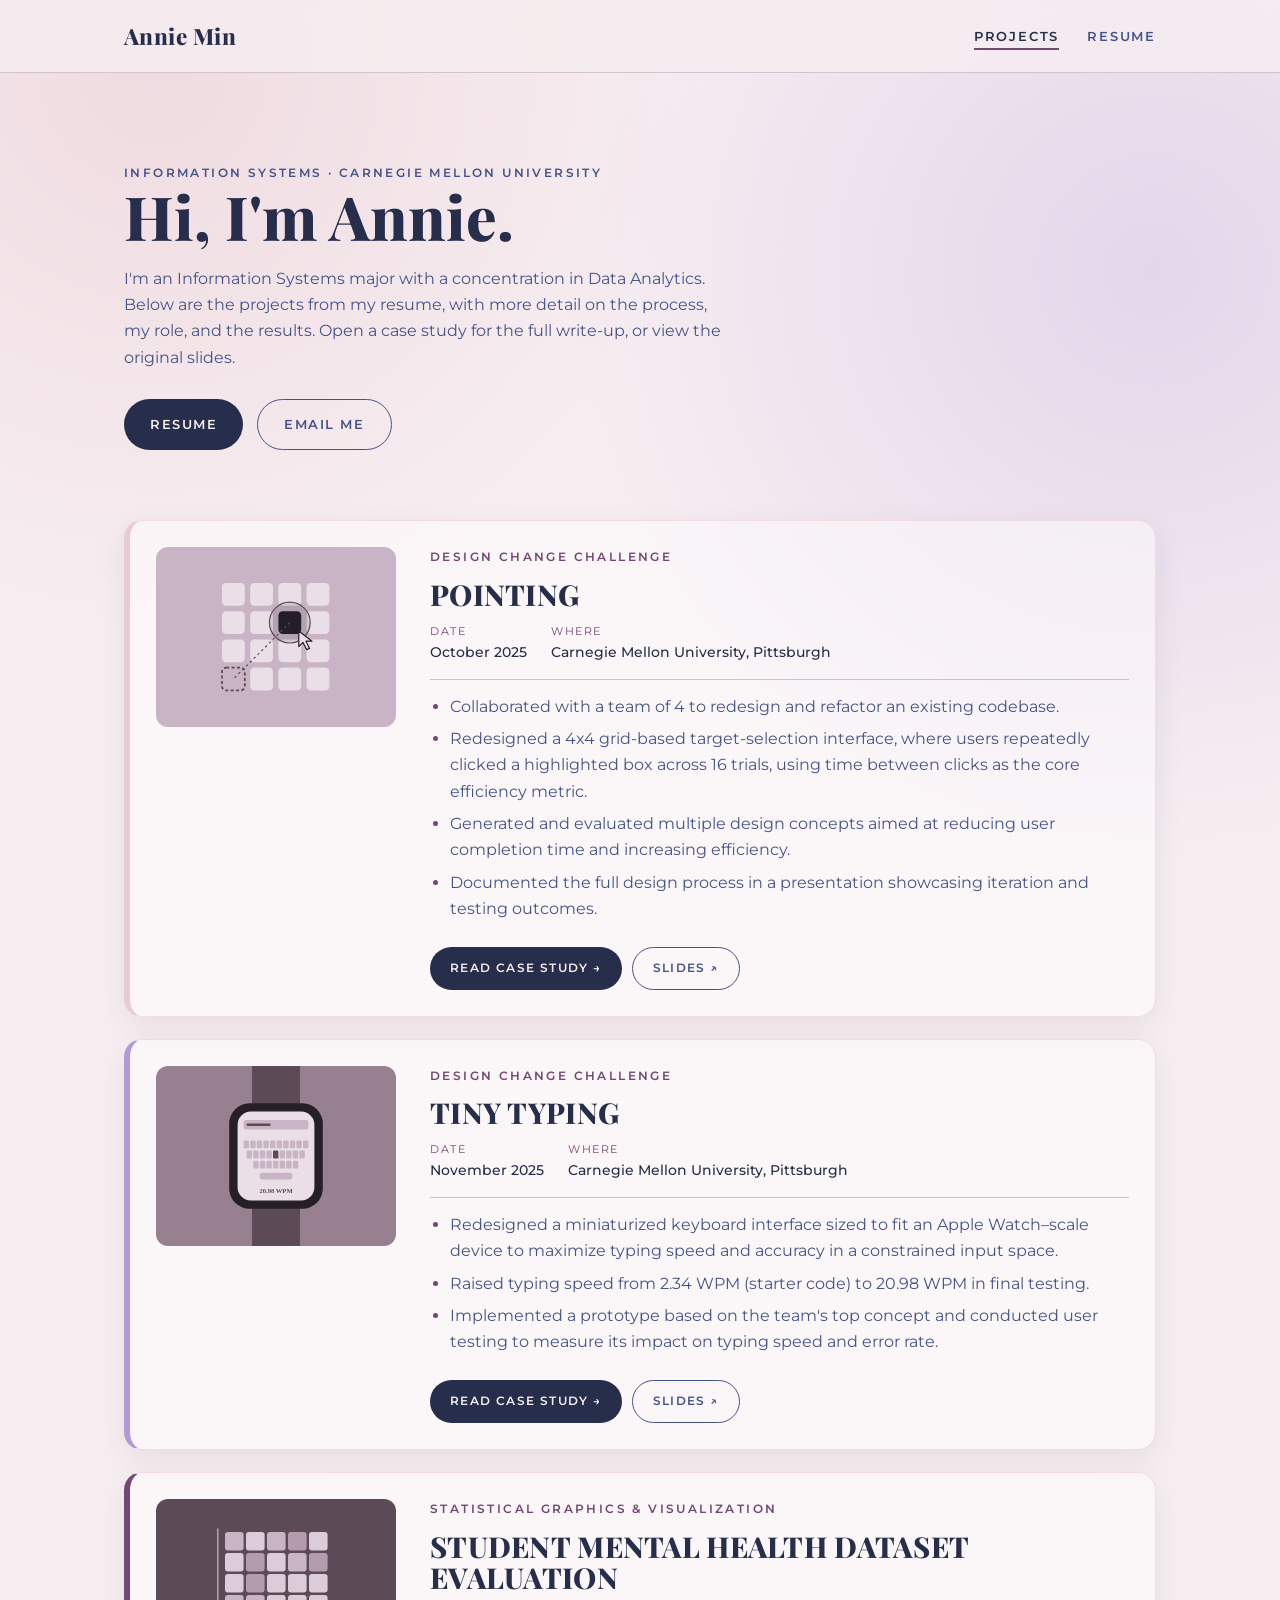
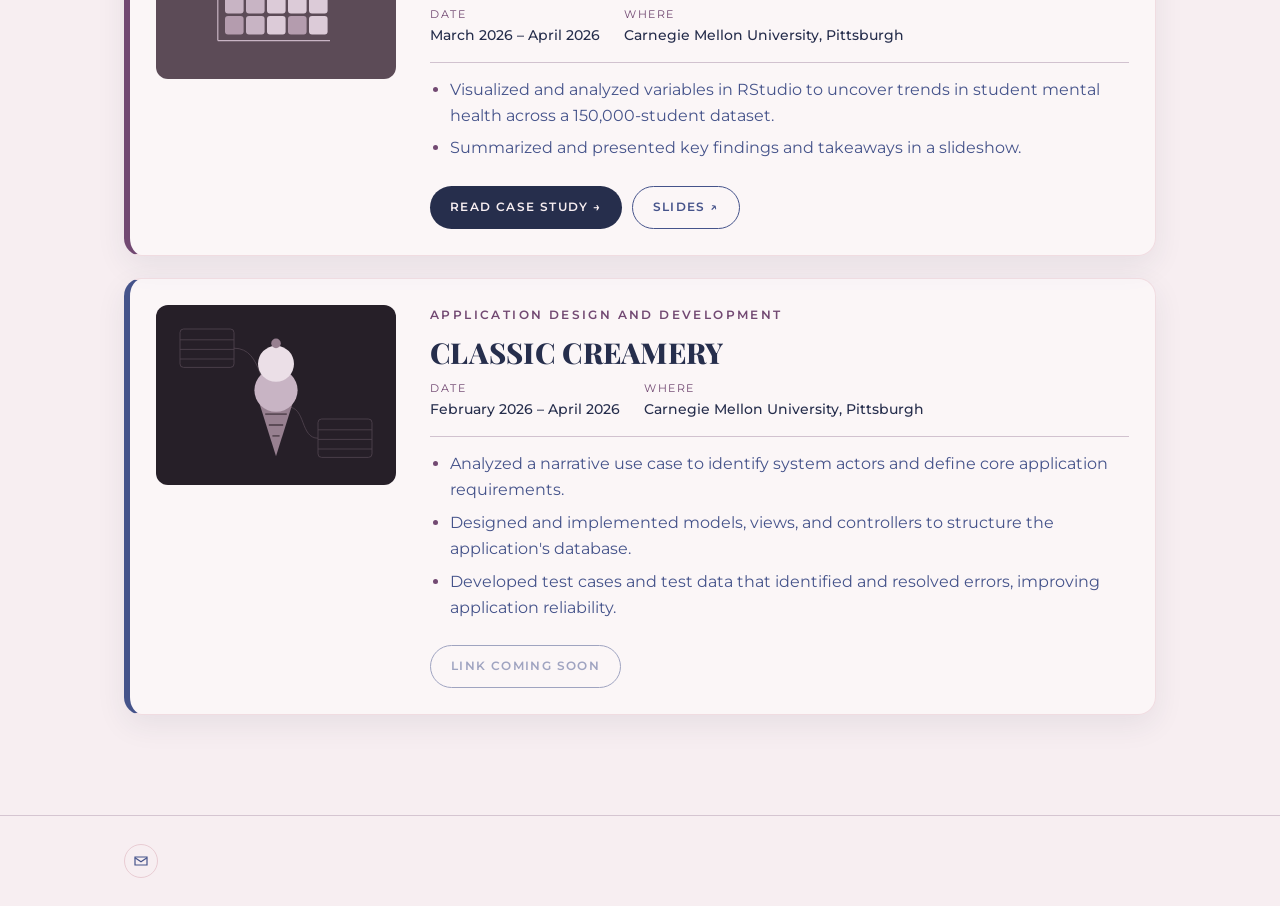
<file: index.html>
<!DOCTYPE html>
<html lang="en">
<head>
  <meta charset="UTF-8" />
  <meta name="viewport" content="width=device-width, initial-scale=1.0" />
  <title>Annie Min — Projects</title>
  <meta name="description" content="Annie Min — Information Systems student at Carnegie Mellon University. Interaction design, application development, and data analysis projects." />
  <meta property="og:type" content="website" />
  <meta property="og:title" content="Annie Min — Projects" />
  <meta property="og:description" content="Information Systems student at Carnegie Mellon University. Interaction design, application development, and data analysis projects." />
  <link rel="icon" href="assets/favicon.svg" type="image/svg+xml" />
  <link rel="preconnect" href="https://fonts.googleapis.com" />
  <link rel="preconnect" href="https://fonts.gstatic.com" crossorigin />
  <link href="https://fonts.googleapis.com/css2?family=Montserrat:wght@400;500;600&family=Playfair+Display:ital,wght@0,800;1,800&display=swap" rel="stylesheet" />
  <link rel="stylesheet" href="css/styles.css" />
</head>
<body>
  <header id="site-header" data-root="" data-page="home"></header>

  <main class="container">
    <section class="page-intro fade-up">
      <p class="eyebrow">Information Systems · Carnegie Mellon University</p>
      <h1>Hi, I'm Annie.</h1>
      <p>
        I'm an Information Systems major with a concentration in Data Analytics. Below are the projects
        from my resume, with more detail on the process, my role, and the results. Open a case study
        for the full write-up, or view the original slides.
      </p>
      <div class="hero-actions" style="margin-top:28px">
        <a href="#" data-site="resume" target="_blank" rel="noopener" class="btn btn-primary">Resume</a>
        <a href="#" data-site="email" class="btn btn-outline">Email me</a>
      </div>
    </section>

    <section id="projects">
      <div id="project-list" class="project-list"></div>
    </section>
  </main>

  <footer id="site-footer"></footer>
  <script src="js/site.js"></script>
  <script src="js/projects.js"></script>
</body>
</html>
</file>
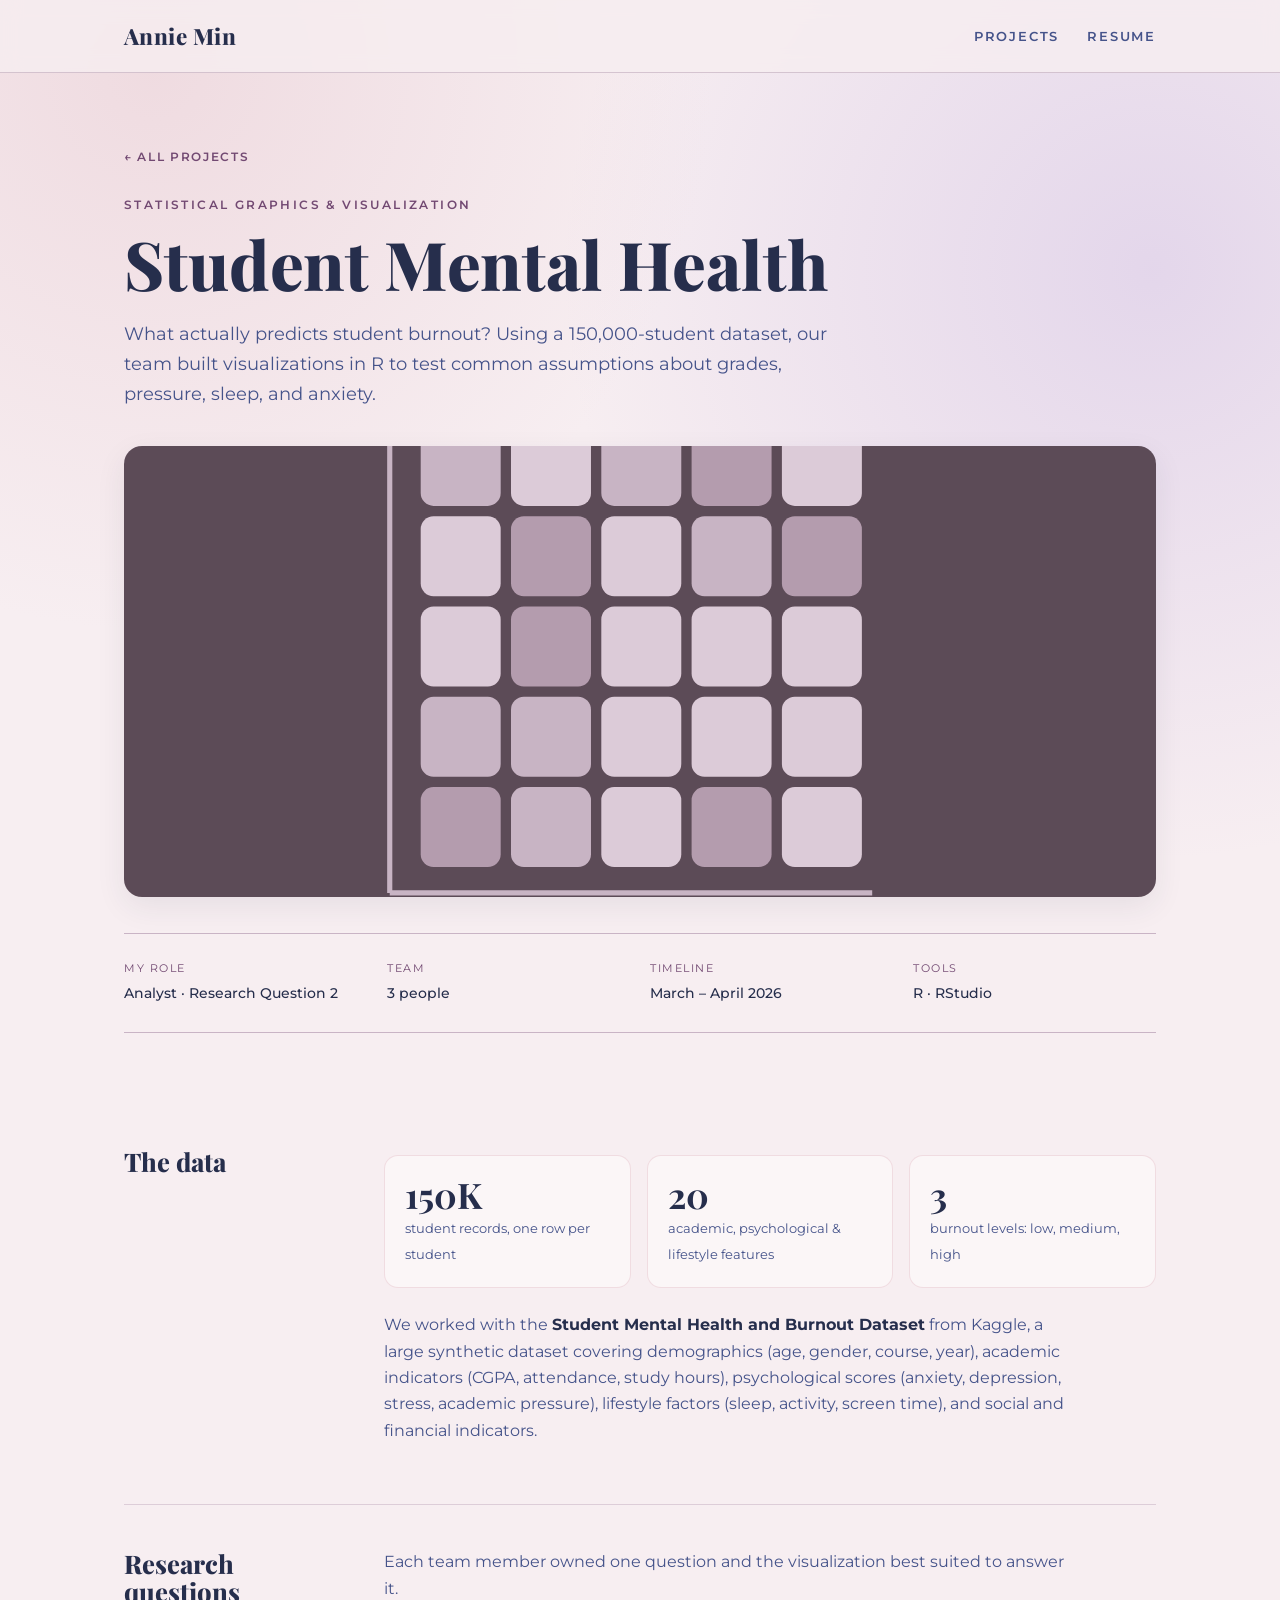
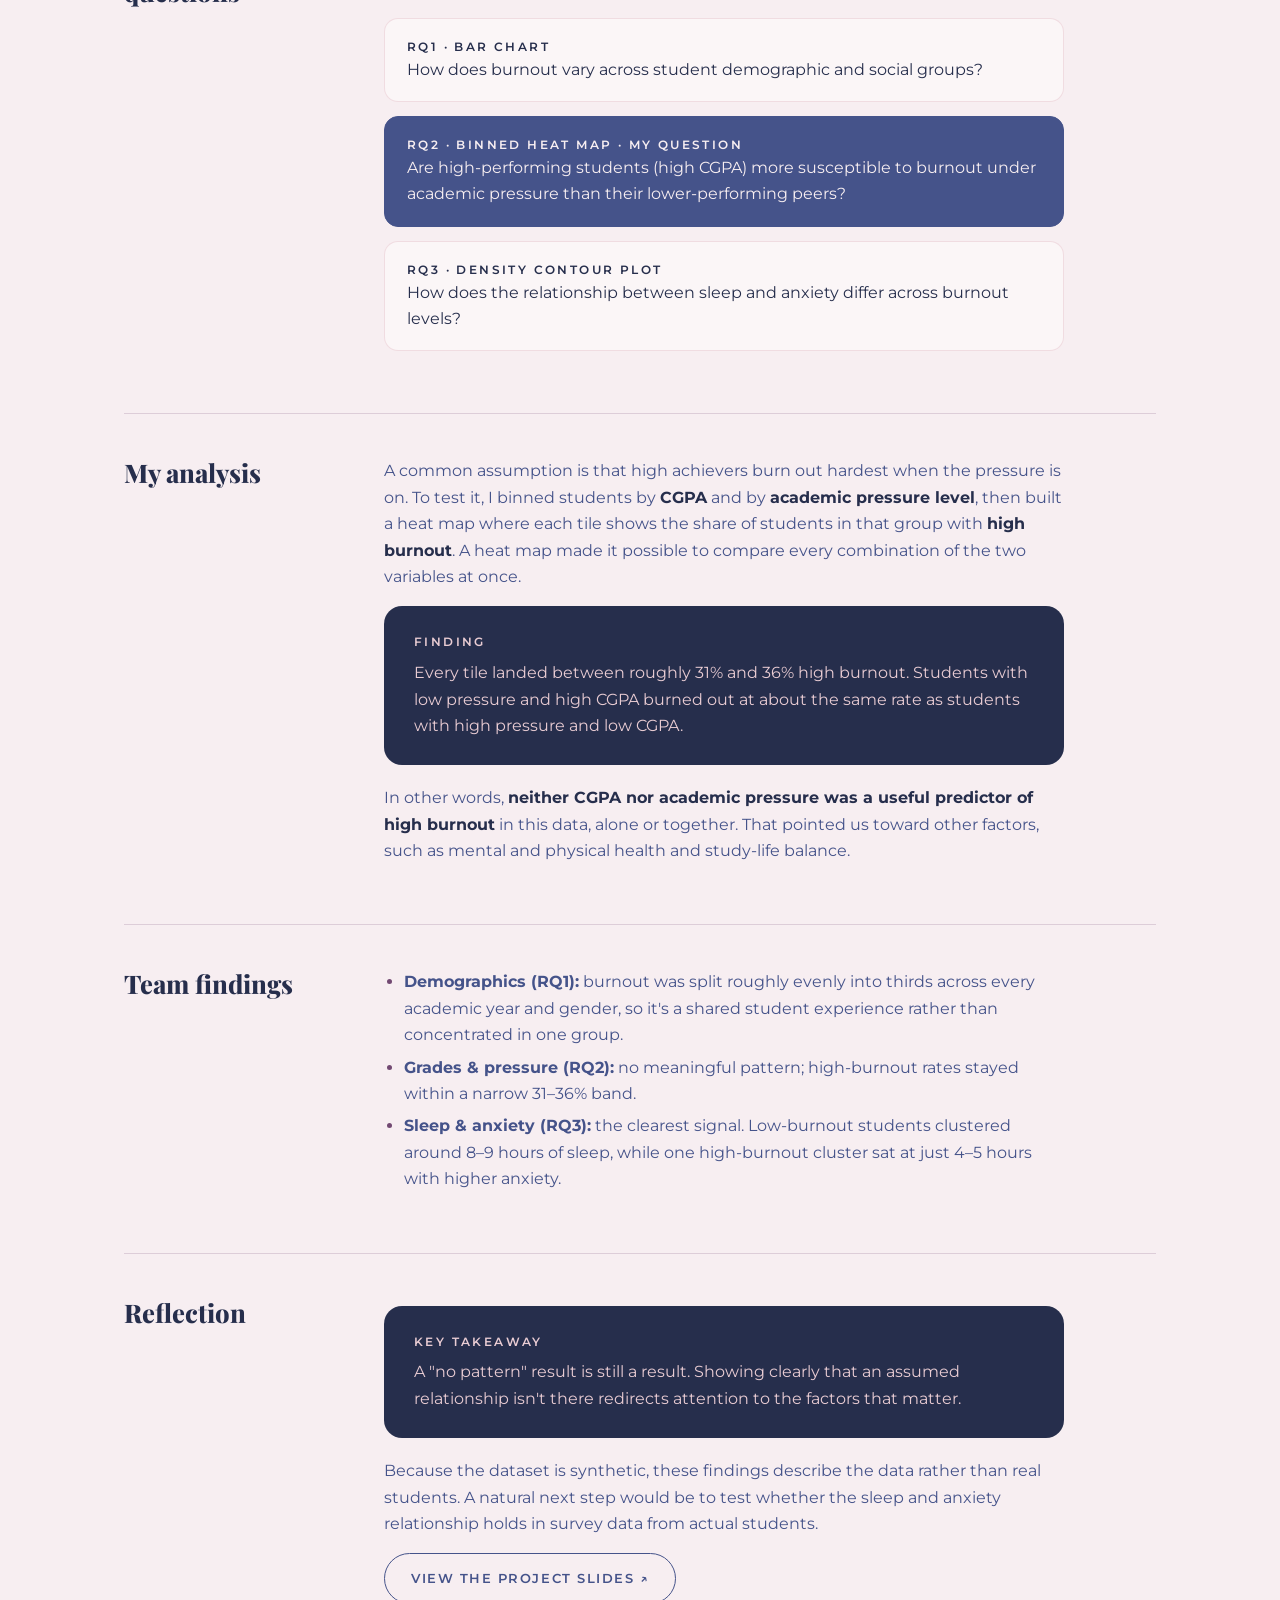
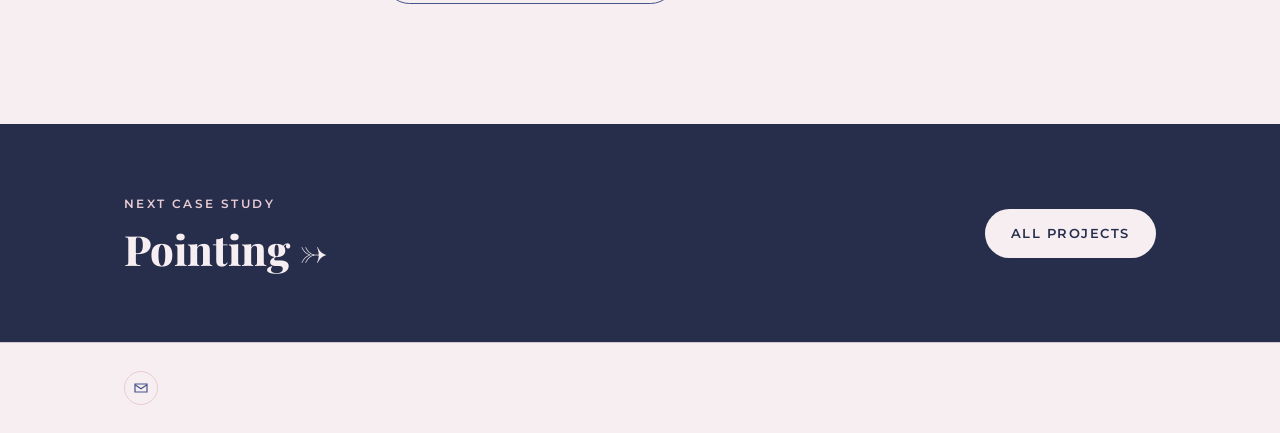
<file: case-studies/mental-health.html>
<!DOCTYPE html>
<html lang="en">
<head>
  <meta charset="UTF-8" />
  <meta name="viewport" content="width=device-width, initial-scale=1.0" />
  <title>Student Mental Health — Annie Min</title>
  <meta name="description" content="Case study: visualizing burnout across 150,000 student records in R." />
  <meta property="og:type" content="article" />
  <meta property="og:title" content="Student Mental Health — Annie Min" />
  <meta property="og:description" content="Visualizing burnout across 150,000 student records in R." />
  <link rel="icon" href="../assets/favicon.svg" type="image/svg+xml" />
  <link rel="preconnect" href="https://fonts.googleapis.com" />
  <link rel="preconnect" href="https://fonts.gstatic.com" crossorigin />
  <link href="https://fonts.googleapis.com/css2?family=Montserrat:wght@400;500;600&family=Playfair+Display:ital,wght@0,800;1,800&display=swap" rel="stylesheet" />
  <link rel="stylesheet" href="../css/styles.css" />
</head>
<body>
  <header id="site-header" data-root="../" data-page="projects"></header>

  <main>
    <section class="container cs-hero fade-up">
      <a href="../index.html#projects" class="back-link">&larr; All projects</a>
      <p class="eyebrow">Statistical Graphics &amp; Visualization</p>
      <h1>Student Mental Health</h1>
      <p class="lead">What actually predicts student burnout? Using a 150,000-student dataset, our team built visualizations in R to test common assumptions about grades, pressure, sleep, and anxiety.</p>

      <!-- Swap this illustration for your real heat map: export it from RStudio as a PNG, save it in assets/, and change the src. -->
      <div class="cs-cover"><img src="../assets/thumbs/mental-health.svg" alt="Abstract illustration of a binned heat map" /></div>

      <div class="cs-facts">
        <div class="meta-block"><span class="meta-label">My role</span><span class="meta-value">Analyst · Research Question 2</span></div>
        <div class="meta-block"><span class="meta-label">Team</span><span class="meta-value">3 people</span></div>
        <div class="meta-block"><span class="meta-label">Timeline</span><span class="meta-value">March – April 2026</span></div>
        <div class="meta-block"><span class="meta-label">Tools</span><span class="meta-value">R · RStudio</span></div>
      </div>
    </section>

    <div class="container cs-body">
      <section class="cs-section">
        <h2>The data</h2>
        <div>
          <div class="stats">
            <div class="stat"><strong>150K</strong><span>student records, one row per student</span></div>
            <div class="stat"><strong>20</strong><span>academic, psychological &amp; lifestyle features</span></div>
            <div class="stat"><strong>3</strong><span>burnout levels: low, medium, high</span></div>
          </div>
          <p>We worked with the <strong>Student Mental Health and Burnout Dataset</strong> from Kaggle, a large synthetic dataset covering demographics (age, gender, course, year), academic indicators (CGPA, attendance, study hours), psychological scores (anxiety, depression, stress, academic pressure), lifestyle factors (sleep, activity, screen time), and social and financial indicators.</p>
        </div>
      </section>

      <section class="cs-section">
        <h2>Research questions</h2>
        <div>
          <p>Each team member owned one question and the visualization best suited to answer it.</p>
          <div class="rq-list">
            <div class="rq">
              <p class="eyebrow">RQ1 · Bar chart</p>
              <p>How does burnout vary across student demographic and social groups?</p>
            </div>
            <div class="rq mine">
              <p class="eyebrow">RQ2 · Binned heat map · My question</p>
              <p>Are high-performing students (high CGPA) more susceptible to burnout under academic pressure than their lower-performing peers?</p>
            </div>
            <div class="rq">
              <p class="eyebrow">RQ3 · Density contour plot</p>
              <p>How does the relationship between sleep and anxiety differ across burnout levels?</p>
            </div>
          </div>
        </div>
      </section>

      <section class="cs-section">
        <h2>My analysis</h2>
        <div>
          <p>A common assumption is that high achievers burn out hardest when the pressure is on. To test it, I binned students by <strong>CGPA</strong> and by <strong>academic pressure level</strong>, then built a heat map where each tile shows the share of students in that group with <strong>high burnout</strong>. A heat map made it possible to compare every combination of the two variables at once.</p>
          <!-- Add your exported heat map here:
          <figure class="figure"><img src="../assets/heatmap.png" alt="Heat map of high-burnout percentage by CGPA and academic pressure" /></figure> -->
          <div class="callout">
            <p class="eyebrow">Finding</p>
            <p>Every tile landed between roughly 31% and 36% high burnout. Students with low pressure and high CGPA burned out at about the same rate as students with high pressure and low CGPA.</p>
          </div>
          <p>In other words, <strong>neither CGPA nor academic pressure was a useful predictor of high burnout</strong> in this data, alone or together. That pointed us toward other factors, such as mental and physical health and study-life balance.</p>
        </div>
      </section>

      <section class="cs-section">
        <h2>Team findings</h2>
        <div>
          <ul>
            <li><strong>Demographics (RQ1):</strong> burnout was split roughly evenly into thirds across every academic year and gender, so it's a shared student experience rather than concentrated in one group.</li>
            <li><strong>Grades &amp; pressure (RQ2):</strong> no meaningful pattern; high-burnout rates stayed within a narrow 31–36% band.</li>
            <li><strong>Sleep &amp; anxiety (RQ3):</strong> the clearest signal. Low-burnout students clustered around 8–9 hours of sleep, while one high-burnout cluster sat at just 4–5 hours with higher anxiety.</li>
          </ul>
        </div>
      </section>

      <section class="cs-section">
        <h2>Reflection</h2>
        <div>
          <div class="callout">
            <p class="eyebrow">Key takeaway</p>
            <p>A "no pattern" result is still a result. Showing clearly that an assumed relationship isn't there redirects attention to the factors that matter.</p>
          </div>
          <p>Because the dataset is synthetic, these findings describe the data rather than real students. A natural next step would be to test whether the sleep and anxiety relationship holds in survey data from actual students.</p>
          <p><a class="btn btn-outline" href="https://docs.google.com/presentation/d/1ZR8_kccfal4U0w3XGhmYPQA2-slTqbJr_3assf55akY/edit?usp=sharing" target="_blank" rel="noopener noreferrer">View the project slides &nearr;</a></p>
        </div>
      </section>
    </div>

    <section class="cs-next">
      <div class="container cs-next-inner">
        <div>
          <p class="eyebrow">Next case study</p>
          <h2><a href="pointing.html">Pointing &rarr;</a></h2>
        </div>
        <a href="../index.html#projects" class="btn btn-light">All projects</a>
      </div>
    </section>
  </main>

  <footer id="site-footer"></footer>
  <script src="../js/site.js"></script>
</body>
</html>
</file>
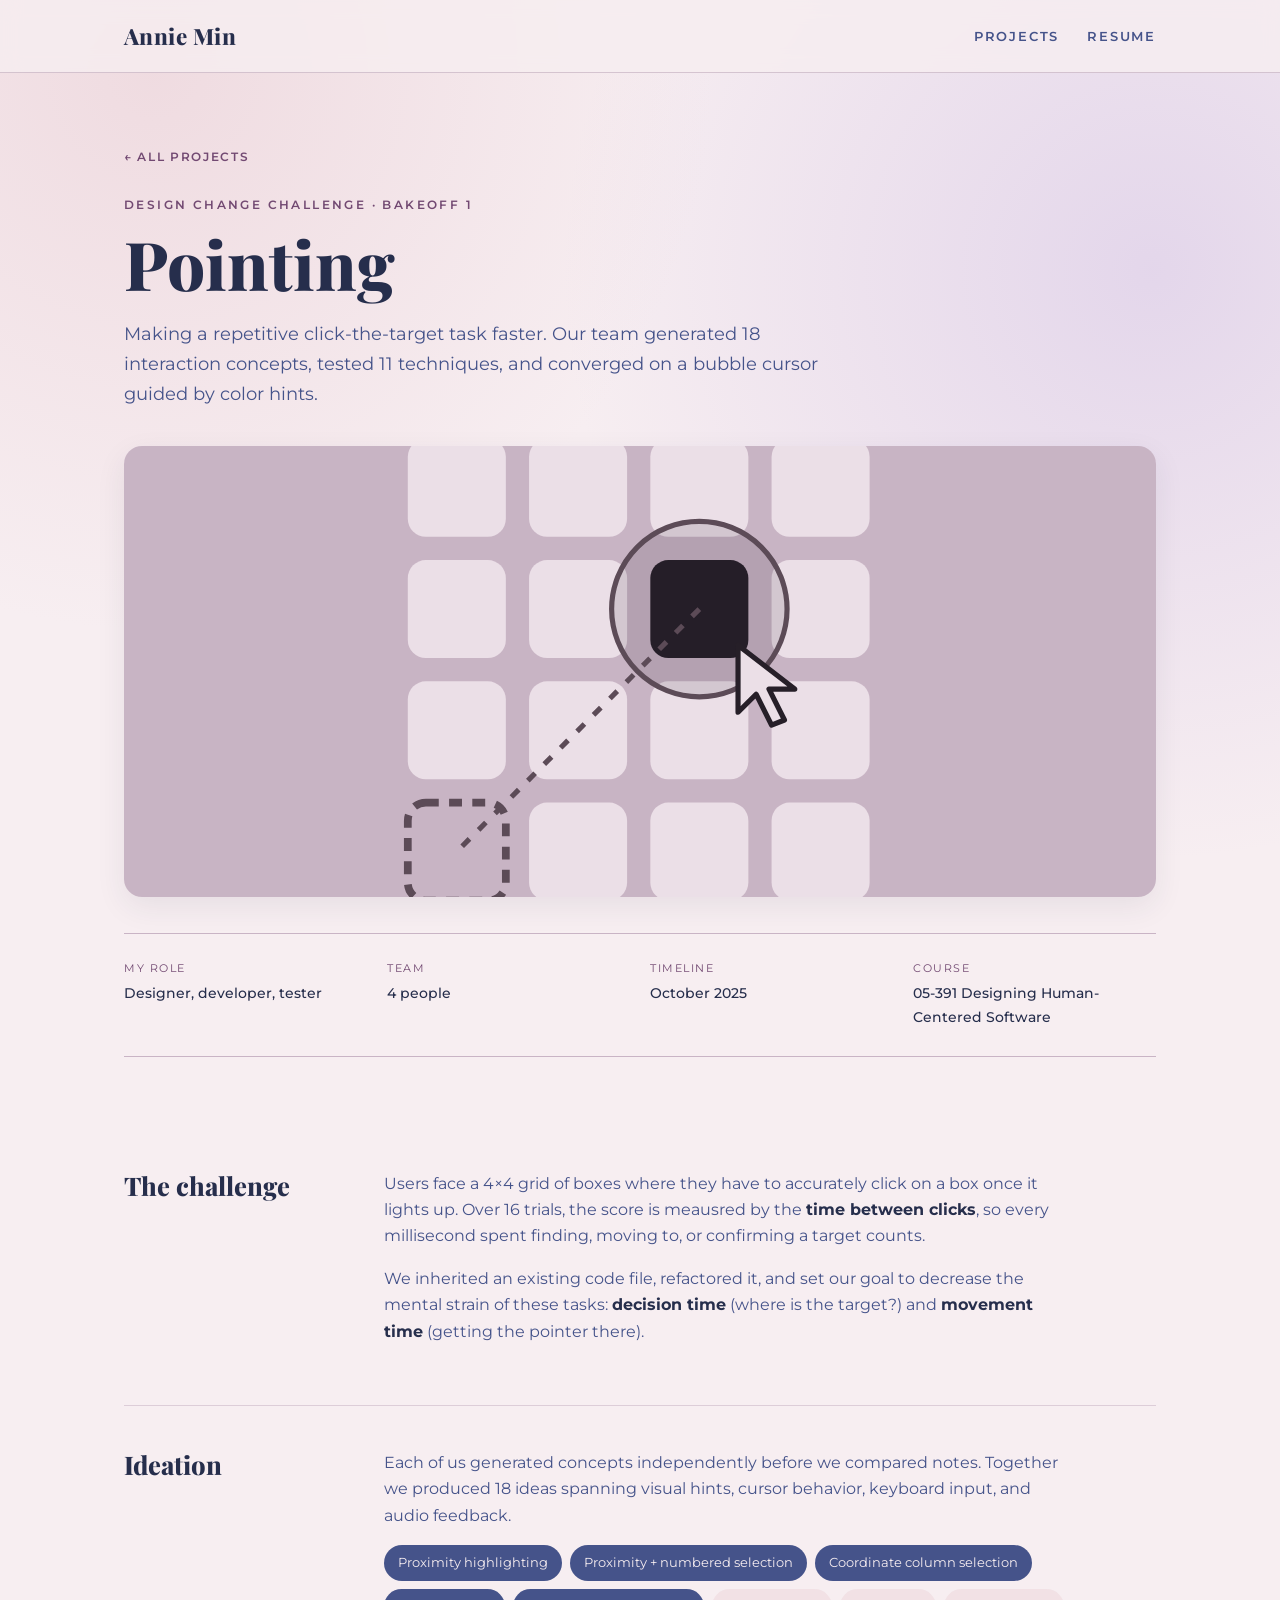
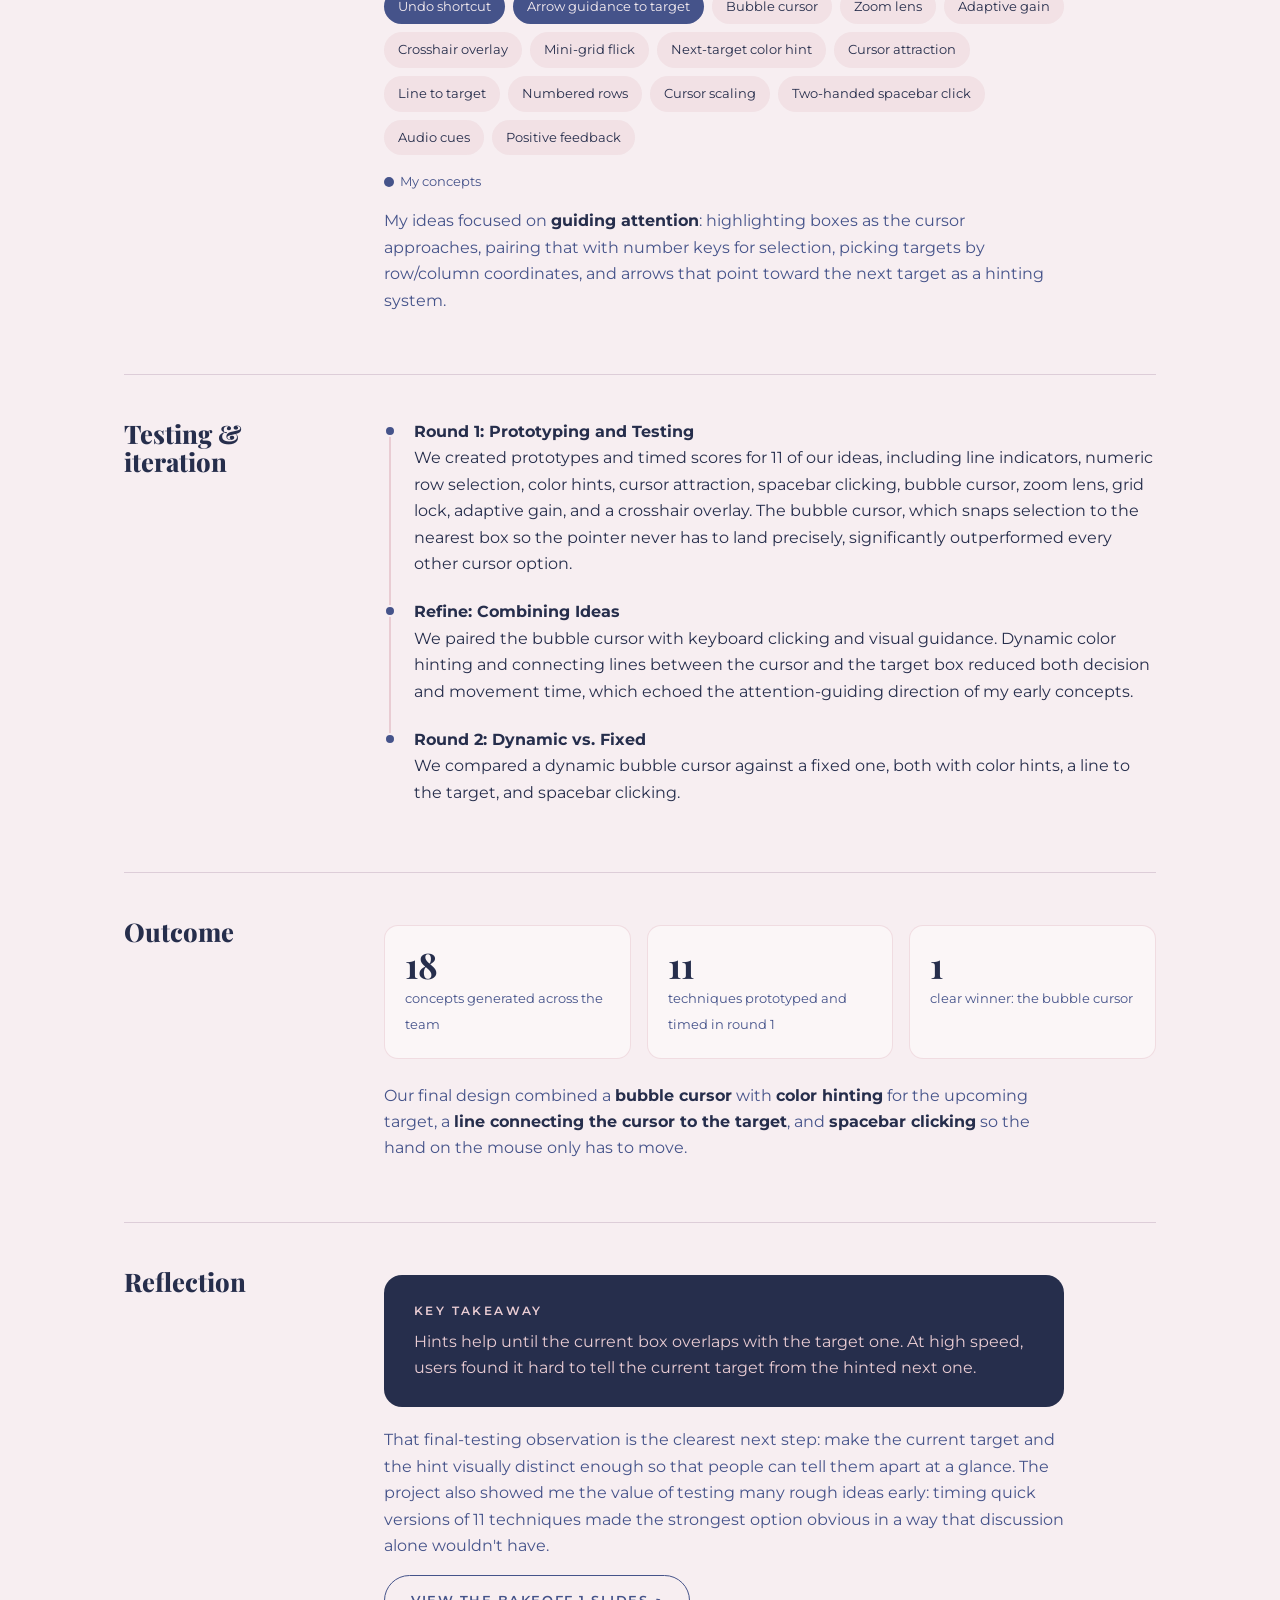
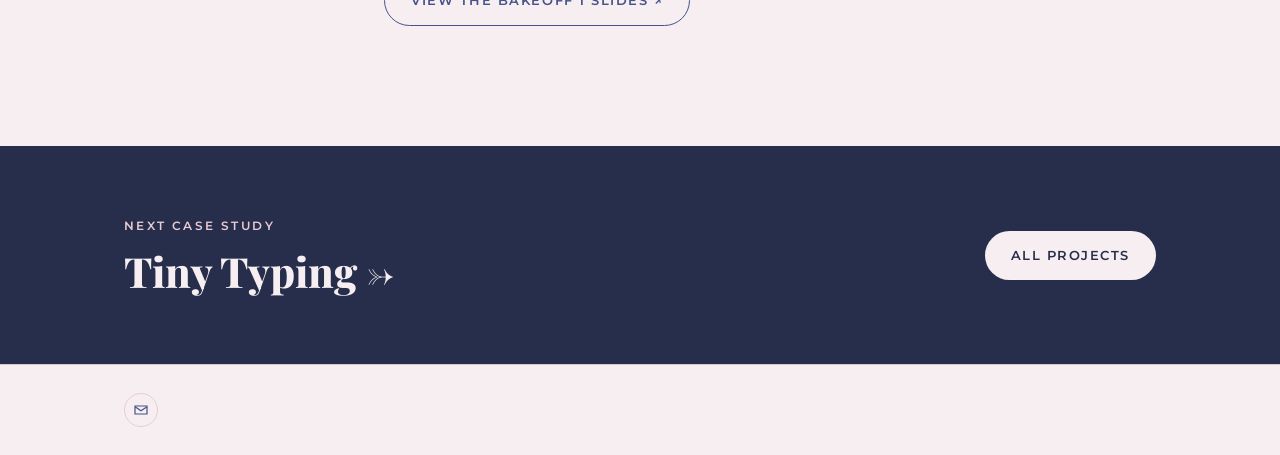
<file: case-studies/pointing.html>
<!DOCTYPE html>
<html lang="en">
<head>
  <meta charset="UTF-8" />
  <meta name="viewport" content="width=device-width, initial-scale=1.0" />
  <title>Pointing — Annie Min</title>
  <meta name="description" content="Case study: redesigning a 4x4 target-selection grid to make clicking faster." />
  <meta property="og:type" content="article" />
  <meta property="og:title" content="Pointing — Annie Min" />
  <meta property="og:description" content="Redesigning a 4x4 target-selection grid to make clicking faster." />
  <link rel="icon" href="../assets/favicon.svg" type="image/svg+xml" />
  <link rel="preconnect" href="https://fonts.googleapis.com" />
  <link rel="preconnect" href="https://fonts.gstatic.com" crossorigin />
  <link href="https://fonts.googleapis.com/css2?family=Montserrat:wght@400;500;600&family=Playfair+Display:ital,wght@0,800;1,800&display=swap" rel="stylesheet" />
  <link rel="stylesheet" href="../css/styles.css" />
</head>
<body>
  <header id="site-header" data-root="../" data-page="projects"></header>

  <main>
    <section class="container cs-hero fade-up">
      <a href="../index.html#projects" class="back-link">&larr; All projects</a>
      <p class="eyebrow">Design Change Challenge · Bakeoff 1</p>
      <h1>Pointing</h1>
      <p class="lead">Making a repetitive click-the-target task faster. Our team generated 18 interaction concepts, tested 11 techniques, 
        and converged on a bubble cursor guided by color hints.</p>

      <div class="cs-cover"><img src="../assets/thumbs/pointing.svg" alt="Illustration of a 4x4 grid with a highlighted target, a bubble cursor, and a dashed hint line to the next target" /></div>

      <div class="cs-facts">
        <div class="meta-block"><span class="meta-label">My role</span><span class="meta-value">Designer, developer, tester</span></div>
        <div class="meta-block"><span class="meta-label">Team</span><span class="meta-value">4 people</span></div>
        <div class="meta-block"><span class="meta-label">Timeline</span><span class="meta-value">October 2025</span></div>
        <div class="meta-block"><span class="meta-label">Course</span><span class="meta-value">05-391 Designing Human-Centered Software</span></div>
      </div>
    </section>

    <div class="container cs-body">
      <section class="cs-section">
        <h2>The challenge</h2>
        <div>
          <p>Users face a 4&times;4 grid of boxes where they have to accurately click on a box once it lights up. Over 16 trials, 
            the score is meausred by the <strong>time between clicks</strong>, so every millisecond spent finding, moving to, or confirming a target counts.</p>
          <p>We inherited an existing code file, refactored it, and set our goal to decrease the mental strain of these tasks: <strong>decision time</strong> 
            (where is the target?) and <strong>movement time</strong> (getting the pointer there).</p>
        </div>
      </section>

      <section class="cs-section">
        <h2>Ideation</h2>
        <div>
          <p>Each of us generated concepts independently before we compared notes. Together we produced 18 ideas spanning visual hints, 
            cursor behavior, keyboard input, and audio feedback.</p>
          <ul class="concepts">
            <li class="mine">Proximity highlighting</li>
            <li class="mine">Proximity + numbered selection</li>
            <li class="mine">Coordinate column selection</li>
            <li class="mine">Undo shortcut</li>
            <li class="mine">Arrow guidance to target</li>
            <li>Bubble cursor</li><li>Zoom lens</li><li>Adaptive gain</li><li>Crosshair overlay</li><li>Mini-grid flick</li>
            <li>Next-target color hint</li><li>Cursor attraction</li><li>Line to target</li><li>Numbered rows</li><li>Cursor scaling</li>
            <li>Two-handed spacebar click</li><li>Audio cues</li><li>Positive feedback</li>
          </ul>
          <p class="legend-note"><span class="dot"></span>My concepts</p>
          <p>My ideas focused on <strong>guiding attention</strong>: highlighting boxes as the cursor approaches, pairing that with number keys for selection, 
            picking targets by row/column coordinates, and arrows that point toward the next target as a hinting system.</p>
        </div>
      </section>

      <section class="cs-section">
        <h2>Testing &amp; iteration</h2>
        <div>
          <ol class="rounds">
            <li><strong>Round 1: Prototyping and Testing</strong>
              We created prototypes and timed scores for 11 of our ideas, including line indicators, numeric row selection, color hints, cursor attraction, 
              spacebar clicking, bubble cursor, zoom lens, grid lock, adaptive gain, and a crosshair overlay. The bubble cursor, which snaps selection to the 
              nearest box so the pointer never has to land precisely, significantly outperformed every other cursor option.</li>
            <li><strong>Refine: Combining Ideas</strong>
              We paired the bubble cursor with keyboard clicking and visual guidance. Dynamic color hinting and connecting lines between the cursor and the target box 
              reduced both decision and movement time, which echoed the attention-guiding direction of my early concepts.</li>
            <li><strong>Round 2: Dynamic vs. Fixed</strong>
              We compared a dynamic bubble cursor against a fixed one, both with color hints, a line to the target, and spacebar clicking.</li>
          </ol>
        </div>
      </section>

      <section class="cs-section">
        <h2>Outcome</h2>
        <div>
          <div class="stats">
            <div class="stat"><strong>18</strong><span>concepts generated across the team</span></div>
            <div class="stat"><strong>11</strong><span>techniques prototyped and timed in round 1</span></div>
            <div class="stat"><strong>1</strong><span>clear winner: the bubble cursor</span></div>
          </div>
          <p>Our final design combined a <strong>bubble cursor</strong> with <strong>color hinting</strong> for the upcoming target, a <strong>line connecting the cursor to the target</strong>, and <strong>spacebar clicking</strong> so the hand on the mouse only has to move.</p>
        </div>
      </section>

      <section class="cs-section">
        <h2>Reflection</h2>
        <div>
          <div class="callout">
            <p class="eyebrow">Key takeaway</p>
            <p>Hints help until the current box overlaps with the target one. At high speed, users found it hard to tell the current target from the hinted next one.</p>
          </div>
          <p>That final-testing observation is the clearest next step: make the current target and the hint visually distinct enough so that people can tell them apart at a glance. 
            The project also showed me the value of testing many rough ideas early: timing quick versions of 11 techniques made the strongest option obvious in a way that discussion alone wouldn't have.</p>
          <p><a class="btn btn-outline" href="https://docs.google.com/presentation/d/1RU4IrJyUyLe2iwohdRdCyTq388D0NrGd9GLIaGS1ISw/edit?usp=sharing" target="_blank" rel="noopener noreferrer">View the Bakeoff 1 slides &nearr;</a></p>
        </div>
      </section>
    </div>

    <section class="cs-next">
      <div class="container cs-next-inner">
        <div>
          <p class="eyebrow">Next case study</p>
          <h2><a href="tiny-typing.html">Tiny Typing &rarr;</a></h2>
        </div>
        <a href="../index.html#projects" class="btn btn-light">All projects</a>
      </div>
    </section>
  </main>

  <footer id="site-footer"></footer>
  <script src="../js/site.js"></script>
</body>
</html>
</file>
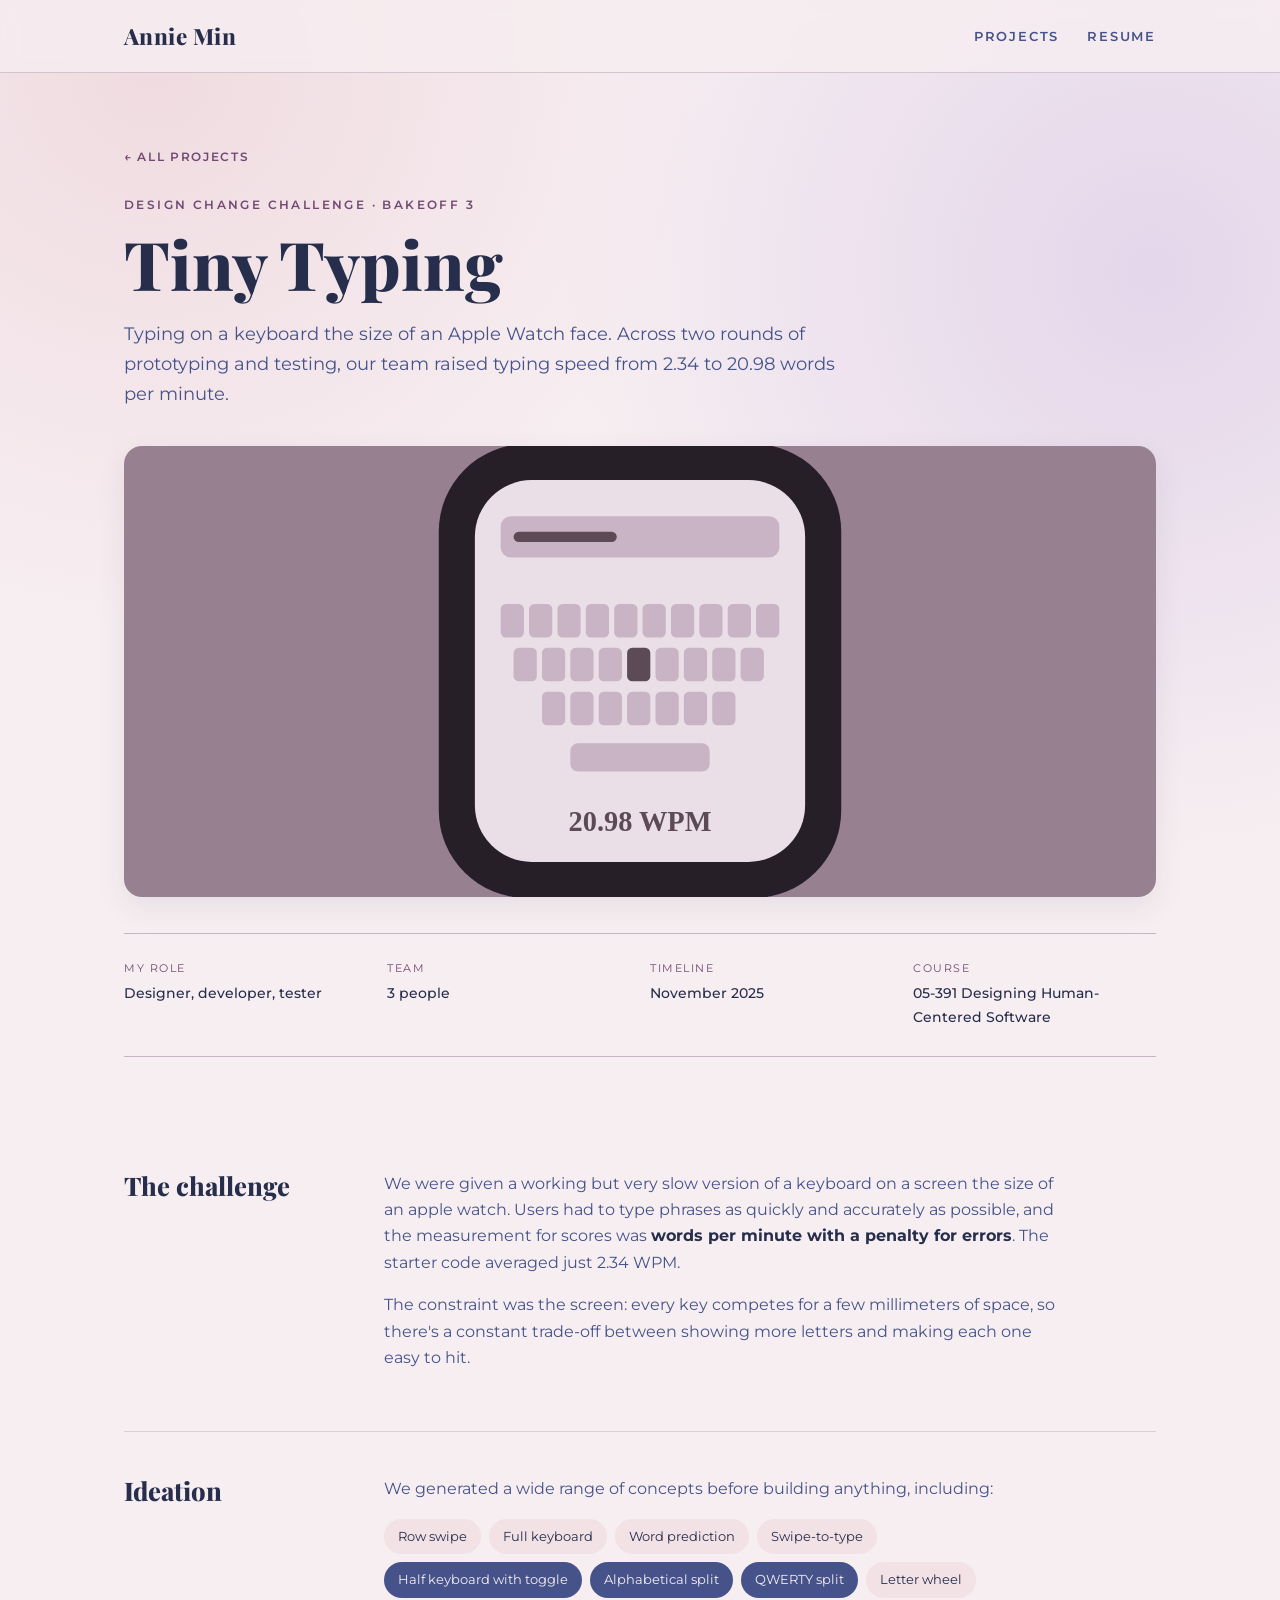
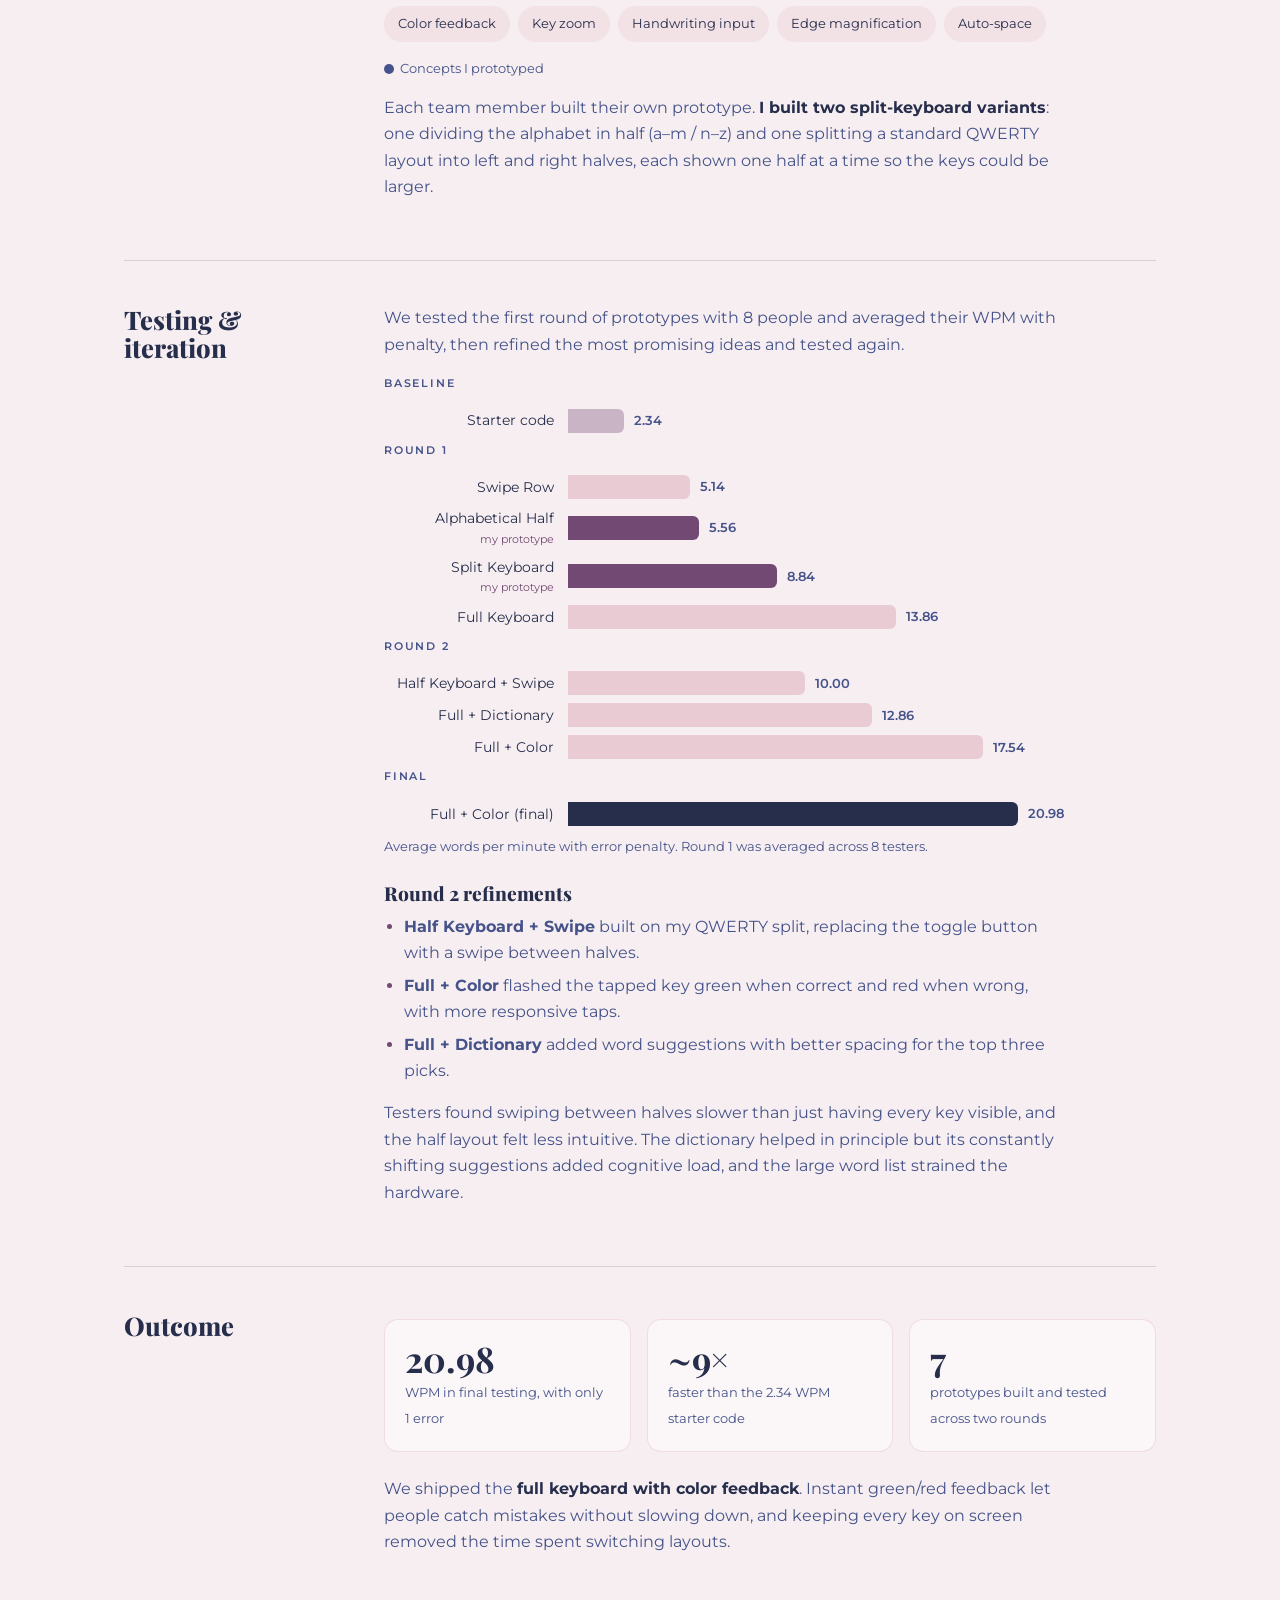
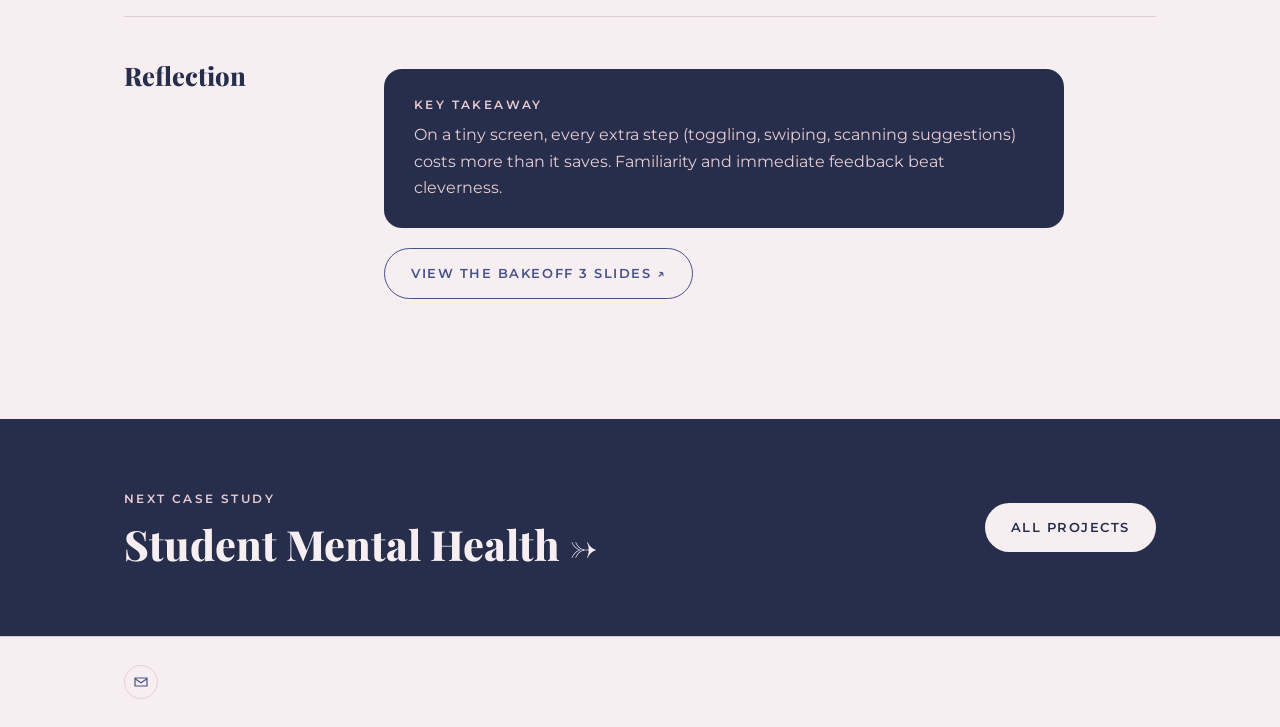
<file: case-studies/tiny-typing.html>
<!DOCTYPE html>
<html lang="en">
<head>
  <meta charset="UTF-8" />
  <meta name="viewport" content="width=device-width, initial-scale=1.0" />
  <title>Tiny Typing — Annie Min</title>
  <meta name="description" content="Case study: redesigning a watch-sized keyboard, from 2.34 to 20.98 words per minute." />
  <meta property="og:type" content="article" />
  <meta property="og:title" content="Tiny Typing — Annie Min" />
  <meta property="og:description" content="Redesigning a watch-sized keyboard, from 2.34 to 20.98 words per minute." />
  <link rel="icon" href="../assets/favicon.svg" type="image/svg+xml" />
  <link rel="preconnect" href="https://fonts.googleapis.com" />
  <link rel="preconnect" href="https://fonts.gstatic.com" crossorigin />
  <link href="https://fonts.googleapis.com/css2?family=Montserrat:wght@400;500;600&family=Playfair+Display:ital,wght@0,800;1,800&display=swap" rel="stylesheet" />
  <link rel="stylesheet" href="../css/styles.css" />
</head>
<body>
  <header id="site-header" data-root="../" data-page="projects"></header>

  <main>
    <section class="container cs-hero fade-up">
      <a href="../index.html#projects" class="back-link">&larr; All projects</a>
      <p class="eyebrow">Design Change Challenge · Bakeoff 3</p>
      <h1>Tiny Typing</h1>
      <p class="lead">Typing on a keyboard the size of an Apple Watch face. Across two rounds of prototyping and testing, our team raised typing speed from 2.34 to 20.98 words per minute.</p>

      <div class="cs-cover"><img src="../assets/thumbs/tiny-typing.svg" alt="Illustration of a full keyboard on a smartwatch screen" /></div>

      <div class="cs-facts">
        <div class="meta-block"><span class="meta-label">My role</span><span class="meta-value">Designer, developer, tester</span></div>
        <div class="meta-block"><span class="meta-label">Team</span><span class="meta-value">3 people</span></div>
        <div class="meta-block"><span class="meta-label">Timeline</span><span class="meta-value">November 2025</span></div>
        <div class="meta-block"><span class="meta-label">Course</span><span class="meta-value">05-391 Designing Human-Centered Software</span></div>
      </div>
    </section>

    <div class="container cs-body">
      <section class="cs-section">
        <h2>The challenge</h2>
        <div>
          <p>We were given a working but very slow version of a keyboard on a screen the size of an apple watch. Users had to type phrases as quickly and 
            accurately as possible, and the measurement for scores was <strong>words per minute with a penalty for errors</strong>. The starter code averaged just 2.34 WPM.</p>
          <p>The constraint was the screen: every key competes for a few millimeters of space, so there's a constant trade-off between showing more letters and 
            making each one easy to hit.</p>
        </div>
      </section>

      <section class="cs-section">
        <h2>Ideation</h2>
        <div>
          <p>We generated a wide range of concepts before building anything, including:</p>
          <ul class="concepts">
            <li>Row swipe</li><li>Full keyboard</li><li>Word prediction</li><li>Swipe-to-type</li>
            <li class="mine">Half keyboard with toggle</li><li class="mine">Alphabetical split</li><li class="mine">QWERTY split</li>
            <li>Letter wheel</li><li>Color feedback</li><li>Key zoom</li><li>Handwriting input</li>
            <li>Edge magnification</li><li>Auto-space</li>
          </ul>
          <p class="legend-note"><span class="dot"></span>Concepts I prototyped</p>
          <p>Each team member built their own prototype. <strong>I built two split-keyboard variants</strong>: one dividing the alphabet in half (a–m / n–z) and one splitting a standard QWERTY layout into left and right halves, each shown one half at a time so the keys could be larger.</p>
        </div>
      </section>

      <section class="cs-section">
        <h2>Testing &amp; iteration</h2>
        <div>
          <p>We tested the first round of prototypes with 8 people and averaged their WPM with penalty, then refined the most promising ideas and tested again.</p>

          <div class="bar-chart" role="img" aria-label="Words per minute by prototype. Starter code 2.34. Round one: Swipe Row 5.14, Alphabetical Half 5.56, Split Keyboard 8.84, Full Keyboard 13.86. Round two: Half Keyboard Swipe 10, Full Keyboard with Dictionary 12.86, Full Keyboard with Color 17.54. Final: 20.98.">
            <p class="bar-group-label">Baseline</p>
            <div class="bar-row"><span class="bar-name">Starter code</span><div class="bar-track"><div class="bar baseline" style="width:11.2%"></div><span class="bar-value">2.34</span></div></div>

            <p class="bar-group-label">Round 1</p>
            <div class="bar-row"><span class="bar-name">Swipe Row</span><div class="bar-track"><div class="bar" style="width:24.5%"></div><span class="bar-value">5.14</span></div></div>
            <div class="bar-row"><span class="bar-name">Alphabetical Half<em>my prototype</em></span><div class="bar-track"><div class="bar mine" style="width:26.5%"></div><span class="bar-value">5.56</span></div></div>
            <div class="bar-row"><span class="bar-name">Split Keyboard<em>my prototype</em></span><div class="bar-track"><div class="bar mine" style="width:42.1%"></div><span class="bar-value">8.84</span></div></div>
            <div class="bar-row"><span class="bar-name">Full Keyboard</span><div class="bar-track"><div class="bar" style="width:66.1%"></div><span class="bar-value">13.86</span></div></div>

            <p class="bar-group-label">Round 2</p>
            <div class="bar-row"><span class="bar-name">Half Keyboard + Swipe</span><div class="bar-track"><div class="bar" style="width:47.7%"></div><span class="bar-value">10.00</span></div></div>
            <div class="bar-row"><span class="bar-name">Full + Dictionary</span><div class="bar-track"><div class="bar" style="width:61.3%"></div><span class="bar-value">12.86</span></div></div>
            <div class="bar-row"><span class="bar-name">Full + Color</span><div class="bar-track"><div class="bar" style="width:83.6%"></div><span class="bar-value">17.54</span></div></div>

            <p class="bar-group-label">Final</p>
            <div class="bar-row"><span class="bar-name">Full + Color (final)</span><div class="bar-track"><div class="bar final" style="width:100%"></div><span class="bar-value">20.98</span></div></div>
          </div>
          <p class="chart-caption">Average words per minute with error penalty. Round 1 was averaged across 8 testers.</p>

          <h3>Round 2 refinements</h3>
          <ul>
            <li><strong>Half Keyboard + Swipe</strong> built on my QWERTY split, replacing the toggle button with a swipe between halves.</li>
            <li><strong>Full + Color</strong> flashed the tapped key green when correct and red when wrong, with more responsive taps.</li>
            <li><strong>Full + Dictionary</strong> added word suggestions with better spacing for the top three picks.</li>
          </ul>
          <p>Testers found swiping between halves slower than just having every key visible, and the half layout felt less intuitive. The dictionary helped in principle but its constantly shifting suggestions added cognitive load, and the large word list strained the hardware.</p>
        </div>
      </section>

      <section class="cs-section">
        <h2>Outcome</h2>
        <div>
          <div class="stats">
            <div class="stat"><strong>20.98</strong><span>WPM in final testing, with only 1 error</span></div>
            <div class="stat"><strong>~9&times;</strong><span>faster than the 2.34 WPM starter code</span></div>
            <div class="stat"><strong>7</strong><span>prototypes built and tested across two rounds</span></div>
          </div>
          <p>We shipped the <strong>full keyboard with color feedback</strong>. Instant green/red feedback let people catch mistakes without slowing down, and keeping every key on screen removed the time spent switching layouts.</p>
        </div>
      </section>

      <section class="cs-section">
        <h2>Reflection</h2>
        <div>
          <div class="callout">
            <p class="eyebrow">Key takeaway</p>
            <p>On a tiny screen, every extra step (toggling, swiping, scanning suggestions) costs more than it saves. Familiarity and immediate feedback beat cleverness.</p>
          </div>
          <p><a class="btn btn-outline" href="https://docs.google.com/presentation/d/1CmO52Stlb7y68t36N1oe1kZbhPrxc_yevVkQ-eG7yCo/edit?usp=sharing" target="_blank" rel="noopener noreferrer">View the Bakeoff 3 slides &nearr;</a></p>
        </div>
      </section>
    </div>

    <section class="cs-next">
      <div class="container cs-next-inner">
        <div>
          <p class="eyebrow">Next case study</p>
          <h2><a href="mental-health.html">Student Mental Health &rarr;</a></h2>
        </div>
        <a href="../index.html#projects" class="btn btn-light">All projects</a>
      </div>
    </section>
  </main>

  <footer id="site-footer"></footer>
  <script src="../js/site.js"></script>
</body>
</html>
</file>
<file: css/styles.css>
/* ==========================================================
   Palette — from your reference image
   ========================================================== */
:root {
  --stardust: #F7EEF1;      /* lightest — page background (tint of Pale Nebula) */
  --pale-nebula: #E9CCD3;   /* soft accent, borders */
  --nebula-lilac: #B199DB;  /* bright accent, glows */
  --galaxy-mauve: #724972;  /* muted text, tags */
  --lunar-shadow: #45538A;  /* secondary dark */
  --cosmic-night: #262E4C;  /* primary text, dark sections */

  --font-display: "Playfair Display", Georgia, serif;
  --font-body: "Montserrat", "Helvetica Neue", Arial, sans-serif;

  --radius: 18px;
  --shadow: 0 10px 30px rgba(38, 46, 76, 0.08);
  --max-width: 1080px;
}

*,
*::before,
*::after { box-sizing: border-box; }

html { scroll-behavior: smooth; }

body {
  margin: 0;
  font-family: var(--font-body);
  color: var(--cosmic-night);
  background:
    radial-gradient(circle at 12% 8%, rgba(233, 204, 211, 0.55), transparent 40%),
    radial-gradient(circle at 90% 30%, rgba(177, 153, 219, 0.28), transparent 45%),
    var(--stardust);
  background-attachment: fixed;
  line-height: 1.65;
  min-height: 100vh;
  display: flex;
  flex-direction: column;
}

a { color: inherit; }

.container {
  width: 100%;
  max-width: var(--max-width);
  margin: 0 auto;
  padding: 0 24px;
}

/* ---------- Navigation ---------- */
.site-header {
  position: sticky;
  top: 0;
  z-index: 10;
  background: rgba(247, 238, 241, 0.8);
  backdrop-filter: blur(10px);
  border-bottom: 1px solid rgba(114, 73, 114, 0.25);
}

.nav {
  display: flex;
  align-items: center;
  justify-content: space-between;
  height: 72px;
}

.logo {
  font-family: var(--font-display);
  font-weight: 800;
  font-size: 1.4rem;
  text-decoration: none;
  letter-spacing: 0.02em;
}

.nav-links {
  display: flex;
  gap: 28px;
  list-style: none;
  margin: 0;
  padding: 0;
}

.nav-links a {
  text-decoration: none;
  font-size: 0.8rem;
  font-weight: 600;
  letter-spacing: 0.14em;
  text-transform: uppercase;
  color: var(--lunar-shadow);
  padding-bottom: 4px;
  border-bottom: 2px solid transparent;
  transition: color 0.2s, border-color 0.2s;
}

.nav-links a:hover,
.nav-links a[aria-current="page"] {
  color: var(--cosmic-night);
  border-color: var(--galaxy-mauve);
}

main { flex: 1; }

/* ---------- Shared type ---------- */
.eyebrow {
  font-size: 0.75rem;
  font-weight: 600;
  letter-spacing: 0.2em;
  text-transform: uppercase;
  color: var(--galaxy-mauve);
  margin: 0 0 12px;
}

h1, h2, h3 {
  font-family: var(--font-display);
  font-weight: 800;
  line-height: 1.1;
  margin: 0;
}

/* ---------- Buttons ---------- */
.btn {
  display: inline-flex;
  align-items: center;
  gap: 10px;
  padding: 14px 26px;
  border-radius: 999px;
  font-size: 0.8rem;
  font-weight: 600;
  letter-spacing: 0.12em;
  text-transform: uppercase;
  text-decoration: none;
  transition: transform 0.2s, background 0.2s, color 0.2s;
}

.btn:hover { transform: translateY(-2px); }

.btn-primary {
  background: var(--cosmic-night);
  color: var(--stardust);
}
.btn-primary:hover { background: var(--lunar-shadow); }

.btn-outline {
  border: 1.5px solid var(--lunar-shadow);
  color: var(--lunar-shadow);
}
.btn-outline:hover {
  background: var(--lunar-shadow);
  color: var(--stardust);
}

/* ==========================================================
   Home page
   ========================================================== */
.hero {
  padding-top: 110px;
  padding-bottom: 90px;
  display: grid;
  grid-template-columns: 1.4fr 1fr;
  gap: 60px;
  align-items: center;
}

.hero h1 {
  font-size: clamp(2.8rem, 6vw, 4.6rem);
  margin-bottom: 24px;
}

.hero h1 span { color: var(--lunar-shadow); font-style: italic; }

.hero p.lead {
  font-size: 1.1rem;
  color: var(--lunar-shadow);
  max-width: 520px;
  margin: 0 0 36px;
}

.hero-actions { display: flex; gap: 14px; flex-wrap: wrap; }

/* Palette swatch stack — echoes the reference card layout */
.swatch-stack { display: flex; flex-direction: column; gap: 12px; }

.swatch {
  border-radius: var(--radius);
  padding: 22px 26px;
  box-shadow: var(--shadow);
  transition: transform 0.25s;
}
.swatch:hover { transform: translateX(-8px); }
.swatch h3 { font-size: 1.15rem; letter-spacing: 0.02em; }
.swatch small {
  display: block;
  margin-top: 4px;
  font-size: 0.75rem;
  letter-spacing: 0.08em;
  opacity: 0.75;
}

.swatch.s1 { background: var(--pale-nebula); }
.swatch.s2 { background: var(--nebula-lilac); }
.swatch.s3 { background: var(--galaxy-mauve); color: var(--stardust); }
.swatch.s4 { background: var(--lunar-shadow); color: var(--stardust); }

.about {
  background: var(--cosmic-night);
  color: var(--stardust);
  padding: 90px 0;
}

.about-grid {
  display: grid;
  grid-template-columns: 1fr 1.5fr;
  gap: 60px;
}

.about h2 { font-size: clamp(2rem, 4vw, 2.8rem); }
.about .eyebrow { color: var(--pale-nebula); }
.about p { color: var(--pale-nebula); margin-top: 0; }

.focus-list {
  display: grid;
  grid-template-columns: repeat(3, 1fr);
  gap: 16px;
  margin-top: 32px;
}

.focus-item {
  border: 1px solid rgba(233, 204, 211, 0.3);
  border-radius: 14px;
  padding: 18px;
}
.focus-item strong {
  display: block;
  font-family: var(--font-display);
  font-size: 1.1rem;
  color: var(--stardust);
  margin-bottom: 4px;
}
.focus-item span { font-size: 0.85rem; color: var(--nebula-lilac); }

/* ==========================================================
   Projects page
   ========================================================== */
.page-intro { padding: 90px 0 40px; }
.page-intro h1 { font-size: clamp(2.6rem, 5vw, 3.8rem); margin-bottom: 16px; }
.page-intro p { color: var(--lunar-shadow); max-width: 600px; margin: 0; }

.filters {
  display: flex;
  flex-wrap: wrap;
  gap: 10px;
  margin: 32px 0 0;
}

.filter-btn {
  font-family: var(--font-body);
  font-size: 0.75rem;
  font-weight: 600;
  letter-spacing: 0.1em;
  text-transform: uppercase;
  padding: 9px 18px;
  border-radius: 999px;
  border: 1.5px solid var(--pale-nebula);
  background: transparent;
  color: var(--lunar-shadow);
  cursor: pointer;
  transition: all 0.2s;
}
.filter-btn:hover { border-color: var(--galaxy-mauve); }
.filter-btn.active {
  background: var(--lunar-shadow);
  border-color: var(--lunar-shadow);
  color: var(--stardust);
}

.project-list {
  display: flex;
  flex-direction: column;
  gap: 22px;
  padding: 30px 0 100px;
}

.project-card {
  background: rgba(255, 255, 255, 0.45);
  border: 1px solid rgba(233, 204, 211, 0.6);
  border-radius: var(--radius);
  padding: 34px 38px;
  box-shadow: var(--shadow);
  display: grid;
  grid-template-columns: 1fr auto;
  gap: 8px 32px;
  transition: transform 0.25s, box-shadow 0.25s;
}
.project-card:hover {
  transform: translateY(-4px);
  box-shadow: 0 16px 40px rgba(38, 46, 76, 0.14);
}

/* Cycle card accents through the palette */
.project-card:nth-child(4n+1) { border-left: 6px solid var(--pale-nebula); }
.project-card:nth-child(4n+2) { border-left: 6px solid var(--nebula-lilac); }
.project-card:nth-child(4n+3) { border-left: 6px solid var(--galaxy-mauve); }
.project-card:nth-child(4n+4) { border-left: 6px solid var(--lunar-shadow); }

.project-card h2 {
  font-size: 1.8rem;
  text-transform: uppercase;
  letter-spacing: 0.01em;
}

.project-meta {
  grid-column: 1 / -1;
  display: flex;
  flex-wrap: wrap;
  gap: 8px 24px;
  padding: 12px 0 14px;
  border-bottom: 1px solid rgba(114, 73, 114, 0.3);
  margin-bottom: 8px;
}

.meta-block { display: flex; flex-direction: column; }
.meta-label {
  font-size: 0.68rem;
  letter-spacing: 0.14em;
  text-transform: uppercase;
  color: var(--galaxy-mauve);
}
.meta-value { font-size: 0.9rem; font-weight: 500; }

.project-card ul {
  grid-column: 1 / -1;
  margin: 6px 0 0;
  padding-left: 20px;
  color: var(--lunar-shadow);
}
.project-card li { margin-bottom: 6px; }
.project-card li::marker { color: var(--galaxy-mauve); }

.project-link { align-self: start; white-space: nowrap; }

.project-link.disabled {
  opacity: 0.5;
  pointer-events: none;
}

/* ---------- Footer ---------- */
.site-footer {
  padding: 28px 0;
  border-top: 1px solid rgba(114, 73, 114, 0.25);
  font-size: 0.8rem;
  color: var(--galaxy-mauve);
}
.footer-inner {
  display: flex;
  justify-content: space-between;
  flex-wrap: wrap;
  gap: 12px;
}

.socials { display: flex; gap: 14px; align-items: center; }
.social-link {
  display: inline-flex;
  width: 34px;
  height: 34px;
  align-items: center;
  justify-content: center;
  border-radius: 50%;
  border: 1px solid var(--pale-nebula);
  color: var(--lunar-shadow);
  transition: background 0.2s, color 0.2s;
}
.social-link svg { width: 16px; height: 16px; }
.social-link:hover { background: var(--lunar-shadow); color: var(--stardust); }

/* ==========================================================
   Home — education, skills, avatar
   ========================================================== */
.avatar {
  width: 120px;
  height: 120px;
  border-radius: 50%;
  margin-bottom: 24px;
  background: var(--lunar-shadow);
  color: var(--stardust);
  display: flex;
  align-items: center;
  justify-content: center;
  font-family: var(--font-display);
  font-size: 2.4rem;
  overflow: hidden;
  border: 3px solid var(--galaxy-mauve);
}
.avatar img { width: 100%; height: 100%; object-fit: cover; }
.avatar img + span { display: none; }

.section { padding-top: 90px; padding-bottom: 90px; }
.section-head { margin-bottom: 36px; }
.section-head h2 { font-size: clamp(2rem, 4vw, 2.6rem); }

.edu-card {
  background: rgba(255, 255, 255, 0.45);
  border: 1px solid rgba(233, 204, 211, 0.6);
  border-left: 6px solid var(--lunar-shadow);
  border-radius: var(--radius);
  padding: 32px 36px;
  box-shadow: var(--shadow);
}
.edu-top {
  display: flex;
  justify-content: space-between;
  align-items: baseline;
  flex-wrap: wrap;
  gap: 8px 24px;
}
.edu-top h3 { font-size: 1.5rem; }
.edu-date { font-size: 0.85rem; font-weight: 600; color: var(--galaxy-mauve); letter-spacing: 0.06em; }
.edu-degree { margin: 6px 0 20px; color: var(--lunar-shadow); font-weight: 500; }

.chips { display: flex; flex-wrap: wrap; gap: 8px; list-style: none; padding: 0; margin: 0; }
.chips li {
  font-size: 0.8rem;
  padding: 6px 14px;
  border-radius: 999px;
  background: rgba(233, 204, 211, 0.45);
  color: var(--cosmic-night);
}

.skills-grid {
  display: grid;
  grid-template-columns: repeat(3, 1fr);
  gap: 18px;
}
.skill-group {
  border-radius: var(--radius);
  padding: 26px;
  box-shadow: var(--shadow);
}
.skill-group h3 { font-size: 1.2rem; margin-bottom: 14px; }
.skill-group:nth-child(1) { background: var(--pale-nebula); }
.skill-group:nth-child(2) { background: var(--nebula-lilac); }
.skill-group:nth-child(3) { background: var(--lunar-shadow); color: var(--stardust); }
.skill-group .chips li { background: rgba(247, 238, 241, 0.6); }
.skill-group:nth-child(3) .chips li { background: rgba(247, 238, 241, 0.15); color: var(--stardust); }

/* ==========================================================
   Project cards — thumbnail layout
   ========================================================== */
.project-card.has-thumb {
  grid-template-columns: 240px 1fr;
  gap: 0 34px;
  padding: 26px;
}
.project-thumb {
  grid-row: 1 / span 4;
  border-radius: 12px;
  overflow: hidden;
  align-self: start;
  aspect-ratio: 4 / 3;
  display: block;
}
.project-thumb img { width: 100%; height: 100%; object-fit: cover; display: block; transition: transform 0.4s; }
.project-card:hover .project-thumb img { transform: scale(1.04); }
.project-card.has-thumb .project-meta,
.project-card.has-thumb ul { grid-column: 2; }
.project-card.has-thumb ul { margin-bottom: 4px; }
.project-actions {
  grid-column: 2;
  display: flex;
  flex-wrap: wrap;
  gap: 10px;
  margin-top: 14px;
}
.project-actions .btn { padding: 11px 20px; font-size: 0.72rem; }
.project-card h2 a { text-decoration: none; }
.project-card h2 a:hover { color: var(--lunar-shadow); }

/* ==========================================================
   Case study pages
   ========================================================== */
.cs-hero { padding-top: 70px; padding-bottom: 40px; }
.back-link {
  display: inline-block;
  font-size: 0.75rem;
  font-weight: 600;
  letter-spacing: 0.14em;
  text-transform: uppercase;
  color: var(--galaxy-mauve);
  text-decoration: none;
  margin-bottom: 28px;
}
.back-link:hover { color: var(--lunar-shadow); }
.cs-hero h1 { font-size: clamp(2.6rem, 6vw, 4.2rem); margin-bottom: 18px; }
.cs-hero .lead { font-size: 1.15rem; color: var(--lunar-shadow); max-width: 720px; margin: 0; }

.cs-cover {
  border-radius: var(--radius);
  overflow: hidden;
  box-shadow: var(--shadow);
  margin: 36px 0 0;
  aspect-ratio: 16 / 7;
}
.cs-cover img { width: 100%; height: 100%; object-fit: cover; display: block; }

.cs-facts {
  display: grid;
  grid-template-columns: repeat(4, 1fr);
  gap: 20px;
  padding: 26px 0;
  margin: 36px 0 0;
  border-top: 1px solid rgba(114, 73, 114, 0.35);
  border-bottom: 1px solid rgba(114, 73, 114, 0.35);
}
.cs-facts .meta-value { margin-top: 4px; }

.cs-body { padding-top: 30px; padding-bottom: 60px; }
.cs-section {
  display: grid;
  grid-template-columns: 220px 1fr;
  gap: 40px;
  padding: 44px 0;
  border-bottom: 1px solid rgba(114, 73, 114, 0.2);
}
.cs-section:last-child { border-bottom: none; }
.cs-section > h2 { font-size: 1.6rem; position: sticky; top: 100px; align-self: start; }
.cs-section p { margin: 0 0 16px; color: var(--lunar-shadow); max-width: 680px; }
.cs-section p strong { color: var(--cosmic-night); }
.cs-section h3 { font-size: 1.2rem; margin: 26px 0 10px; }
.cs-section h3:first-child { margin-top: 0; }
.cs-section ul { color: var(--lunar-shadow); padding-left: 20px; margin: 0 0 16px; max-width: 680px; }
.cs-section li { margin-bottom: 6px; }
.cs-section li::marker { color: var(--galaxy-mauve); }

.callout {
  background: var(--cosmic-night);
  color: var(--stardust);
  border-radius: var(--radius);
  padding: 26px 30px;
  margin: 8px 0 20px;
  max-width: 680px;
}
.callout .eyebrow { color: var(--pale-nebula); margin-bottom: 8px; }
.callout p { color: var(--pale-nebula); margin: 0; }

.stats {
  display: grid;
  grid-template-columns: repeat(3, 1fr);
  gap: 16px;
  margin: 8px 0 24px;
}
.stat {
  background: rgba(255, 255, 255, 0.45);
  border: 1px solid rgba(233, 204, 211, 0.6);
  border-radius: 14px;
  padding: 20px;
}
.stat strong {
  display: block;
  font-family: var(--font-display);
  font-size: 2.2rem;
  line-height: 1.1;
  color: var(--cosmic-night);
}
.stat span { font-size: 0.82rem; color: var(--lunar-shadow); }

/* Timeline of rounds */
.rounds { list-style: none; padding: 0 !important; margin: 0; position: relative; }
.rounds li {
  position: relative;
  padding: 0 0 22px 30px;
  margin: 0;
}
.rounds li::before {
  content: "";
  position: absolute;
  left: 5px;
  top: 8px;
  bottom: -8px;
  width: 2px;
  background: var(--pale-nebula);
}
.rounds li:last-child::before { display: none; }
.rounds li::after {
  content: "";
  position: absolute;
  left: 0;
  top: 6px;
  width: 12px;
  height: 12px;
  border-radius: 50%;
  background: var(--lunar-shadow);
  border: 2px solid var(--stardust);
}
.rounds strong { display: block; color: var(--cosmic-night); }

/* Concept chips with an owner highlight */
.concepts { display: flex; flex-wrap: wrap; gap: 8px; list-style: none; padding: 0 !important; margin: 0 0 18px; }
.concepts li {
  font-size: 0.82rem;
  padding: 7px 14px;
  border-radius: 999px;
  background: rgba(233, 204, 211, 0.4);
  color: var(--cosmic-night);
  margin: 0;
}
.concepts li.mine { background: var(--lunar-shadow); color: var(--stardust); }
.legend-note { font-size: 0.8rem; color: var(--galaxy-mauve); margin-top: -6px; }
.legend-note .dot {
  display: inline-block;
  width: 10px;
  height: 10px;
  border-radius: 50%;
  background: var(--lunar-shadow);
  margin-right: 6px;
  vertical-align: -1px;
}

/* Bar chart */
.bar-chart { max-width: 680px; margin: 8px 0 10px; }
.bar-group-label {
  font-size: 0.7rem;
  font-weight: 600;
  letter-spacing: 0.16em;
  text-transform: uppercase;
  color: var(--galaxy-mauve);
  margin: 18px 0 8px;
}
.bar-row {
  display: grid;
  grid-template-columns: 170px 1fr;
  gap: 14px;
  align-items: center;
  margin-bottom: 8px;
}
.bar-name { font-size: 0.85rem; color: var(--cosmic-night); text-align: right; }
.bar-name em { font-style: normal; font-size: 0.7rem; color: var(--galaxy-mauve); display: block; }
.bar-track { display: flex; align-items: center; gap: 10px; }
.bar {
  height: 24px;
  border-radius: 0 6px 6px 0;
  background: var(--pale-nebula);
  min-width: 4px;
}
.bar.mine { background: var(--galaxy-mauve); }
.bar.final { background: var(--cosmic-night); }
.bar.baseline { background: rgba(114, 73, 114, 0.35); }
.bar-value { font-size: 0.82rem; font-weight: 600; color: var(--lunar-shadow); white-space: nowrap; }
.chart-caption { font-size: 0.8rem; color: var(--galaxy-mauve); max-width: 680px; }

.figure {
  margin: 10px 0 22px;
  max-width: 680px;
  border-radius: var(--radius);
  overflow: hidden;
  box-shadow: var(--shadow);
}
.figure img { display: block; width: 100%; }

.rq-list { display: grid; gap: 14px; max-width: 680px; margin-bottom: 18px; }
.rq {
  border-radius: 14px;
  padding: 18px 22px;
  background: rgba(255, 255, 255, 0.45);
  border: 1px solid rgba(233, 204, 211, 0.6);
}
.rq.mine { background: var(--lunar-shadow); border-color: var(--lunar-shadow); color: var(--stardust); }
.rq .eyebrow { margin-bottom: 4px; }
.rq.mine .eyebrow { color: var(--pale-nebula); }
.rq p { margin: 0 !important; color: inherit !important; }
.rq small { display: block; margin-top: 6px; font-size: 0.8rem; opacity: 0.8; }

.cs-next {
  background: var(--cosmic-night);
  color: var(--stardust);
  padding: 70px 0;
}
.cs-next-inner {
  display: flex;
  justify-content: space-between;
  align-items: center;
  flex-wrap: wrap;
  gap: 24px;
}
.cs-next .eyebrow { color: var(--pale-nebula); }
.cs-next h2 a { text-decoration: none; font-size: clamp(1.8rem, 4vw, 2.6rem); }
.cs-next h2 a:hover { color: var(--pale-nebula); }
.btn-light { background: var(--stardust); color: var(--cosmic-night); }
.btn-light:hover { background: var(--pale-nebula); }

/* ---------- Entrance animation ---------- */
.fade-up {
  opacity: 0;
  transform: translateY(18px);
  animation: fadeUp 0.7s ease forwards;
}
@keyframes fadeUp { to { opacity: 1; transform: none; } }

@media (prefers-reduced-motion: reduce) {
  .fade-up { animation: none; opacity: 1; transform: none; }
  * { transition: none !important; }
}

/* ---------- Responsive ---------- */
@media (max-width: 820px) {
  .hero { grid-template-columns: 1fr; padding-top: 70px; gap: 40px; }
  .about { padding: 70px 0; }
  .about-grid { grid-template-columns: 1fr; gap: 24px; }
  .focus-list { grid-template-columns: 1fr; }
  .project-card { grid-template-columns: 1fr; padding: 28px 24px; }
  .project-link { justify-self: start; margin-top: 4px; }
  .skills-grid { grid-template-columns: 1fr; }
  .project-card.has-thumb { grid-template-columns: 1fr; padding: 20px; }
  .project-thumb { grid-row: auto; margin-bottom: 20px; }
  .project-card.has-thumb .project-meta,
  .project-card.has-thumb ul,
  .project-actions { grid-column: 1; }
  .cs-facts { grid-template-columns: 1fr 1fr; }
  .cs-section { grid-template-columns: 1fr; gap: 16px; padding: 34px 0; }
  .cs-section > h2 { position: static; }
  .stats { grid-template-columns: 1fr; }
  .bar-row { grid-template-columns: 110px 1fr; gap: 10px; }
  .cs-cover { aspect-ratio: 4 / 3; }
  .edu-card { padding: 26px 22px; }
}

@media (max-width: 480px) {
  .nav-links { gap: 14px; }
  .nav-links a { font-size: 0.7rem; letter-spacing: 0.1em; }
  .logo { font-size: 1.1rem; }
}
</file>
